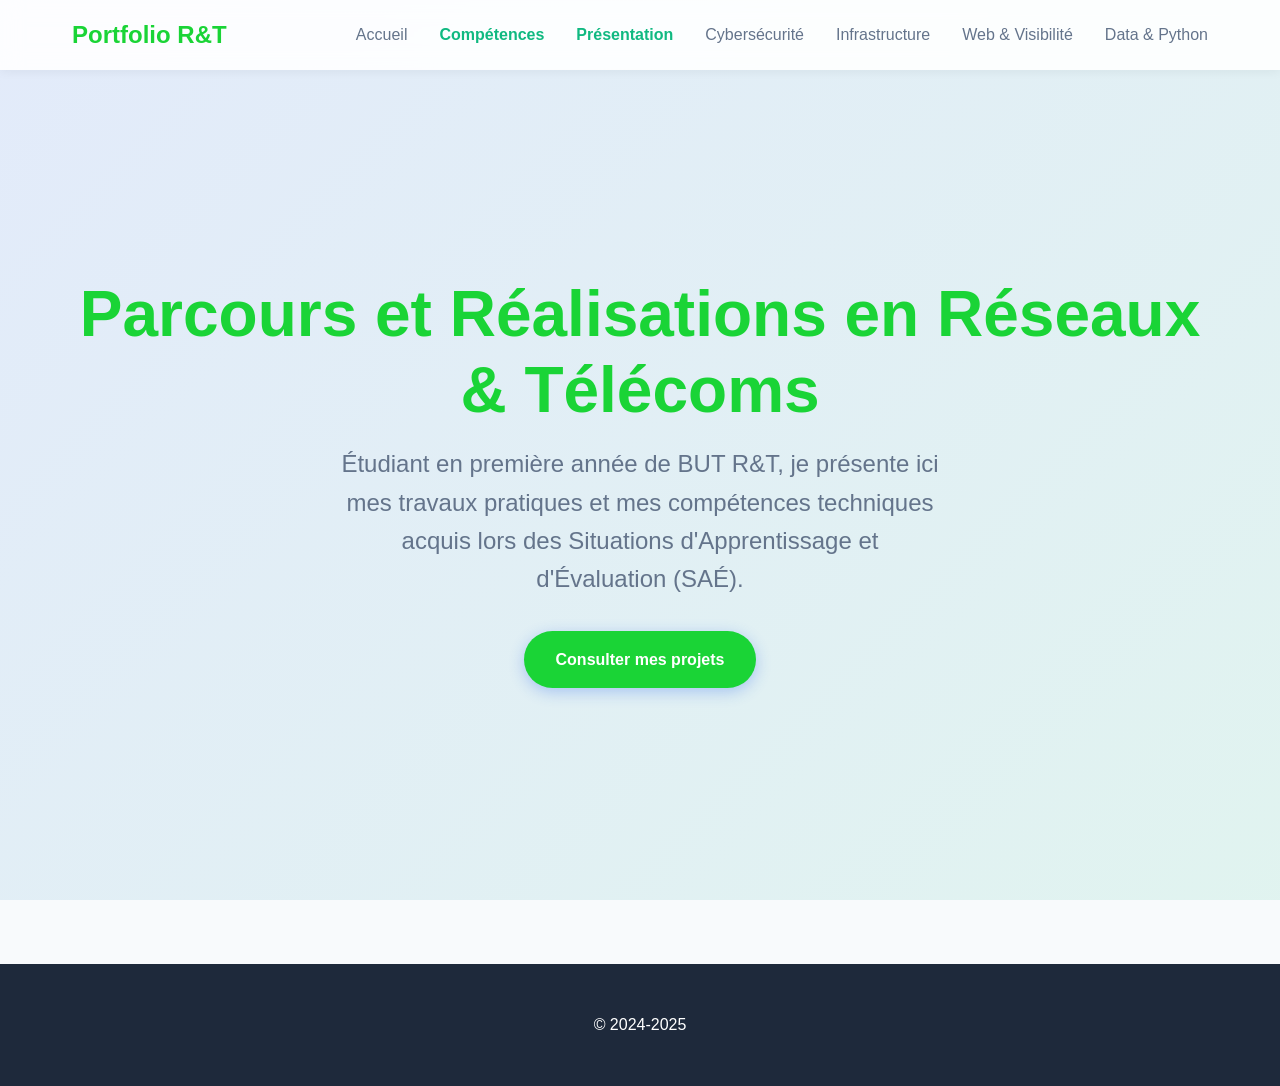
<file: index.html>
<!DOCTYPE html>
<html lang="fr">
<head>
    <meta charset="UTF-8">
    <meta name="viewport" content="width=device-width, initial-scale=1.0">
    <title>Portfolio Professionnel | BUT Réseaux et Télécommunications</title>
    <link rel="stylesheet" href="style.css">
</head>
<body>

    <!-- Navigation -->
    <nav>
        <div class="nav-container">
            <div class="logo">Portfolio R&T</div>
            <ul class="nav-links">
                <li><a href="#accueil">Accueil</a></li>
                <li><a href="competences.html" style="font-weight: bold; color: var(--accent-color);">Compétences</a></li>               
                <li><a href="presentation.html" style="font-weight: bold; color: #10b981;">Présentation</a></li>
                <li><a href="projet-101.html">Cybersécurité</a></li>
                <li><a href="projet-102.html">Infrastructure</a></li>
                <li><a href="projet-104.html">Web & Visibilité</a></li>
                <li><a href="projet-105.html">Data & Python</a></li>
            </ul>
        </div>
    </nav>

    <!-- Accueil -->
    <section id="accueil">
        <div class="container">
            <div class="hero-content">
                <h1>Parcours et Réalisations en Réseaux & Télécoms</h1>
                <p>Étudiant en première année de BUT R&T, je présente ici mes travaux pratiques et mes compétences techniques acquis lors des Situations d'Apprentissage et d'Évaluation (SAÉ).</p>
                <a href="#projet-101" class="btn">Consulter mes projets</a>
            </div>
        </div>
    </section>
    <footer>
        <div class="container">
            <p>© 2024-2025 </p>
        </div>
    </footer>

</body>
</html>
</file>
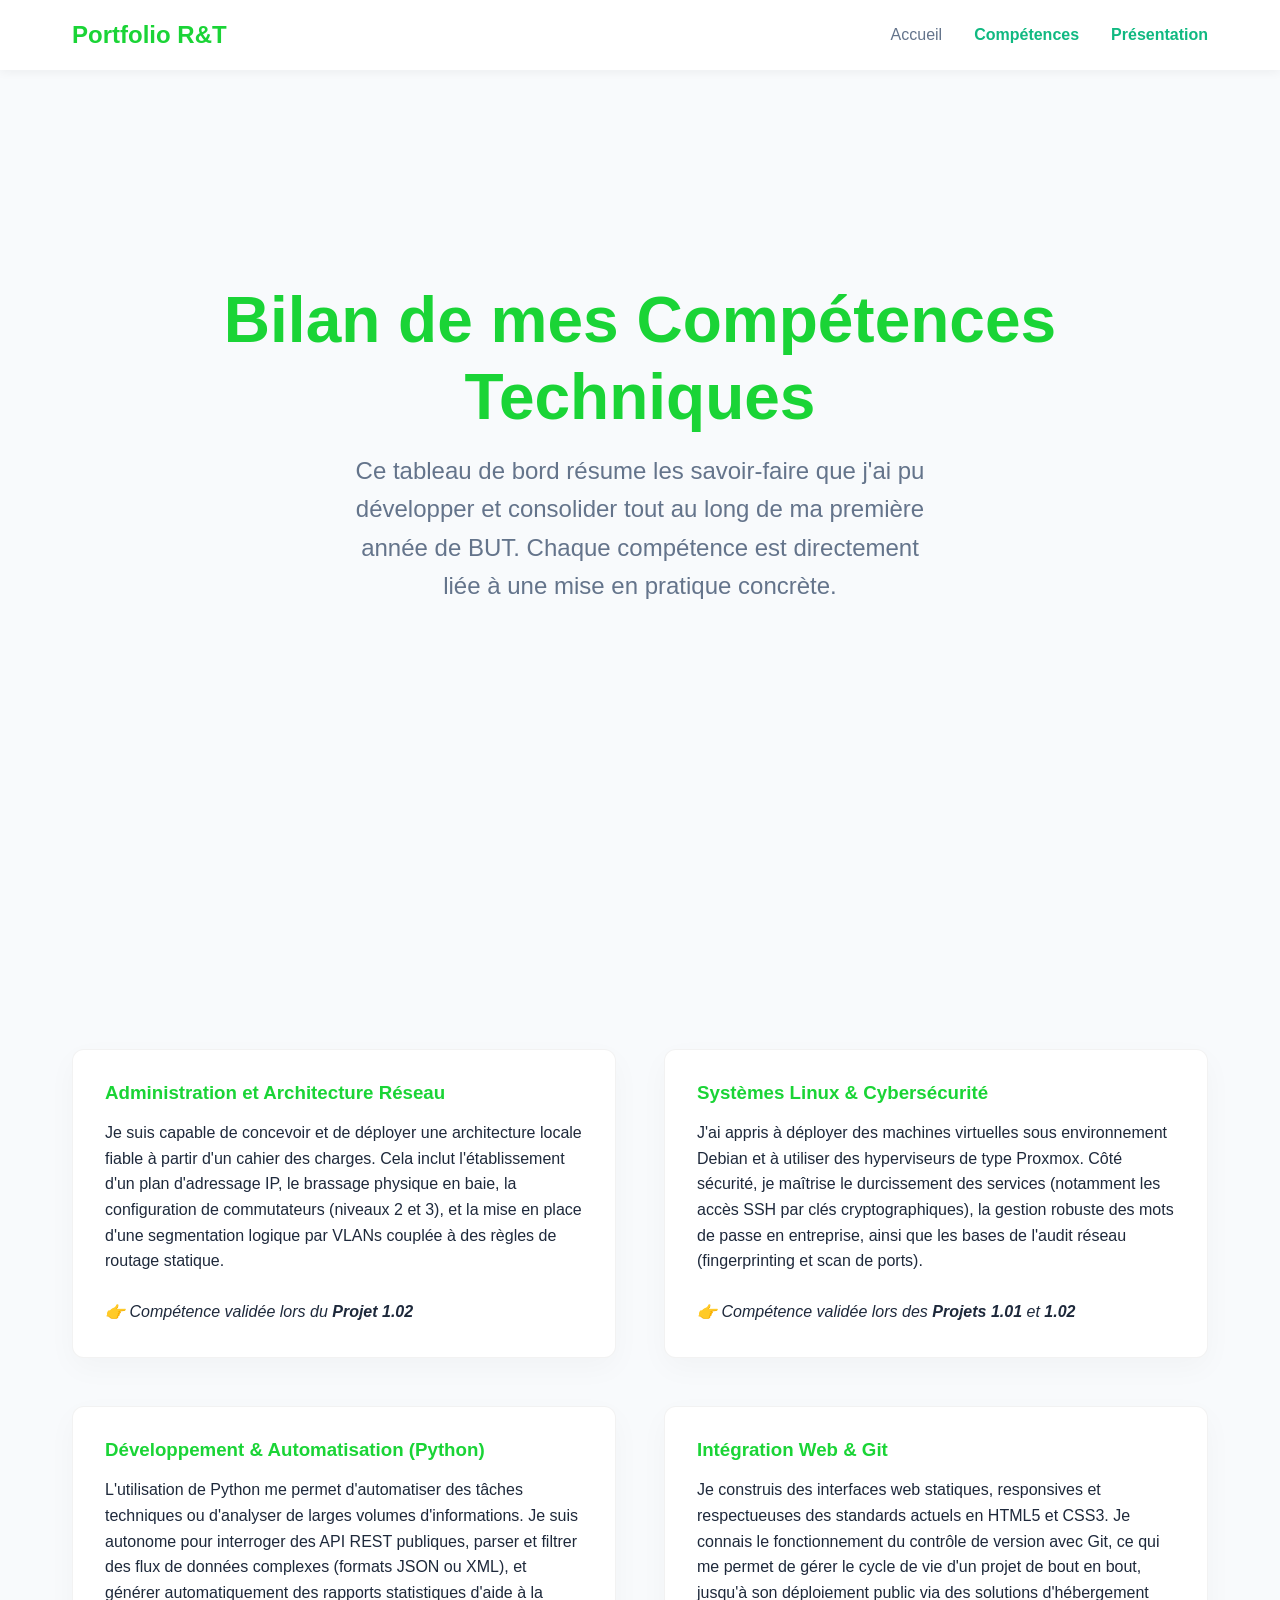
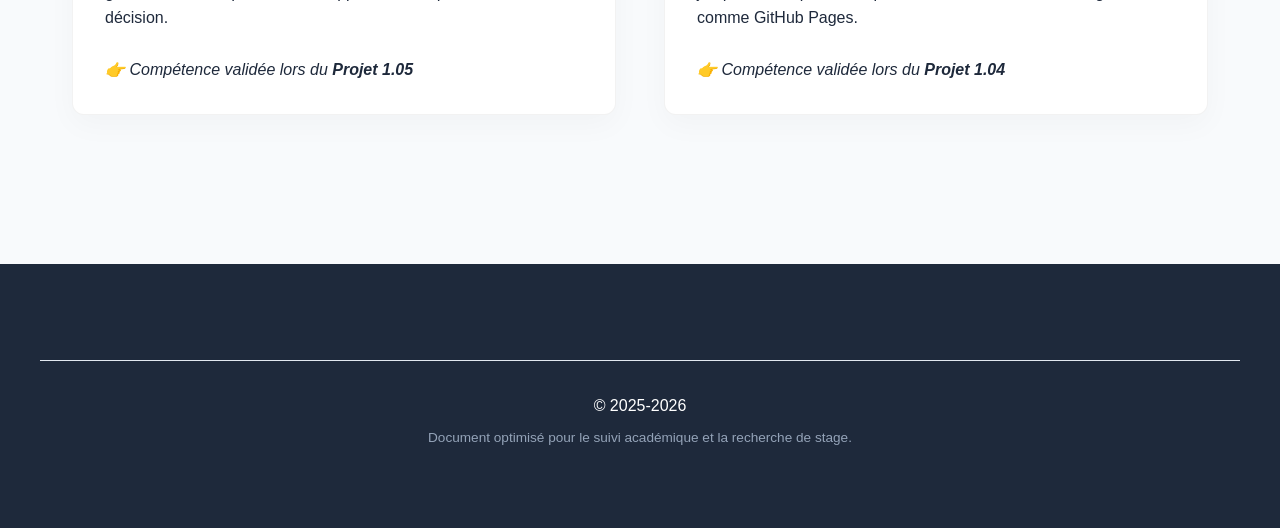
<file: competences.html>
<!DOCTYPE html>
<html lang="fr">
<head>
    <meta charset="UTF-8">
    <meta name="viewport" content="width=device-width, initial-scale=1.0">
    <title>Mes Compétences | Portfolio BUT R&T</title>
    <link rel="stylesheet" href="style.css">
</head>
<body>

    <nav>
        <div class="nav-container">
            <div class="logo">Portfolio R&T</div>
            <ul class="nav-links">
                <li><a href="index.html#accueil">Accueil</a></li>
                <li><a href="competences.html" style="font-weight: bold; color: var(--accent-color);">Compétences</a></li>
                <li><a href="presentation.html" style="font-weight: bold; color: #10b981;">Présentation</a></li>
            </ul>
        </div>
    </nav>

    <section id="header-competences" style="padding-top: 100px;">
        <div class="container">
            <div class="hero-content" style="text-align: center; margin-bottom: 3rem;">
                <h1>Bilan de mes Compétences Techniques</h1>
                <p>Ce tableau de bord résume les savoir-faire que j'ai pu développer et consolider tout au long de ma première année de BUT. Chaque compétence est directement liée à une mise en pratique concrète.</p>
            </div>
        </div>
    </section>

    <section id="liste-competences">
        <div class="container">
            <div class="grid-2">
                
                <div class="card">
                    <h3>Administration et Architecture Réseau</h3>
                    <p>Je suis capable de concevoir et de déployer une architecture locale fiable à partir d'un cahier des charges. Cela inclut l'établissement d'un plan d'adressage IP, le brassage physique en baie, la configuration de commutateurs (niveaux 2 et 3), et la mise en place d'une segmentation logique par VLANs couplée à des règles de routage statique.</p>
                    <br>
                    <p><em>👉 Compétence validée lors du <a href="portfolio.html#projet-102"><strong>Projet 1.02</strong></a></em></p>
                </div>

                <div class="card">
                    <h3>Systèmes Linux & Cybersécurité</h3>
                    <p>J'ai appris à déployer des machines virtuelles sous environnement Debian et à utiliser des hyperviseurs de type Proxmox. Côté sécurité, je maîtrise le durcissement des services (notamment les accès SSH par clés cryptographiques), la gestion robuste des mots de passe en entreprise, ainsi que les bases de l'audit réseau (fingerprinting et scan de ports).</p>
                    <br>
                    <p><em>👉 Compétence validée lors des <a href="portfolio.html#projet-101"><strong>Projets 1.01</strong></a> et <a href="portfolio.html#projet-102"><strong>1.02</strong></a></em></p>
                </div>

                <div class="card">
                    <h3>Développement & Automatisation (Python)</h3>
                    <p>L'utilisation de Python me permet d'automatiser des tâches techniques ou d'analyser de larges volumes d'informations. Je suis autonome pour interroger des API REST publiques, parser et filtrer des flux de données complexes (formats JSON ou XML), et générer automatiquement des rapports statistiques d'aide à la décision.</p>
                    <br>
                    <p><em>👉 Compétence validée lors du <a href="portfolio.html#projet-105"><strong>Projet 1.05</strong></a></em></p>
                </div>

                <div class="card">
                    <h3>Intégration Web & Git</h3>
                    <p>Je construis des interfaces web statiques, responsives et respectueuses des standards actuels en HTML5 et CSS3. Je connais le fonctionnement du contrôle de version avec Git, ce qui me permet de gérer le cycle de vie d'un projet de bout en bout, jusqu'à son déploiement public via des solutions d'hébergement comme GitHub Pages.</p>
                    <br>
                    <p><em>👉 Compétence validée lors du <a href="portfolio.html#projet-104"><strong>Projet 1.04</strong></a></em></p>
                </div>

            </div>
        </div>
    </section>

    <footer>
        <div class="container" style="text-align: center; padding: 2rem 0; margin-top: 3rem; border-top: 1px solid #e2e8f0;">
            <p>© 2025-2026</p>
            <p style="font-size: 0.85rem; color: #94a3b8; margin-top: 0.5rem;">Document optimisé pour le suivi académique et la recherche de stage.</p>
        </div>
    </footer>

</body>
</html>
</file>
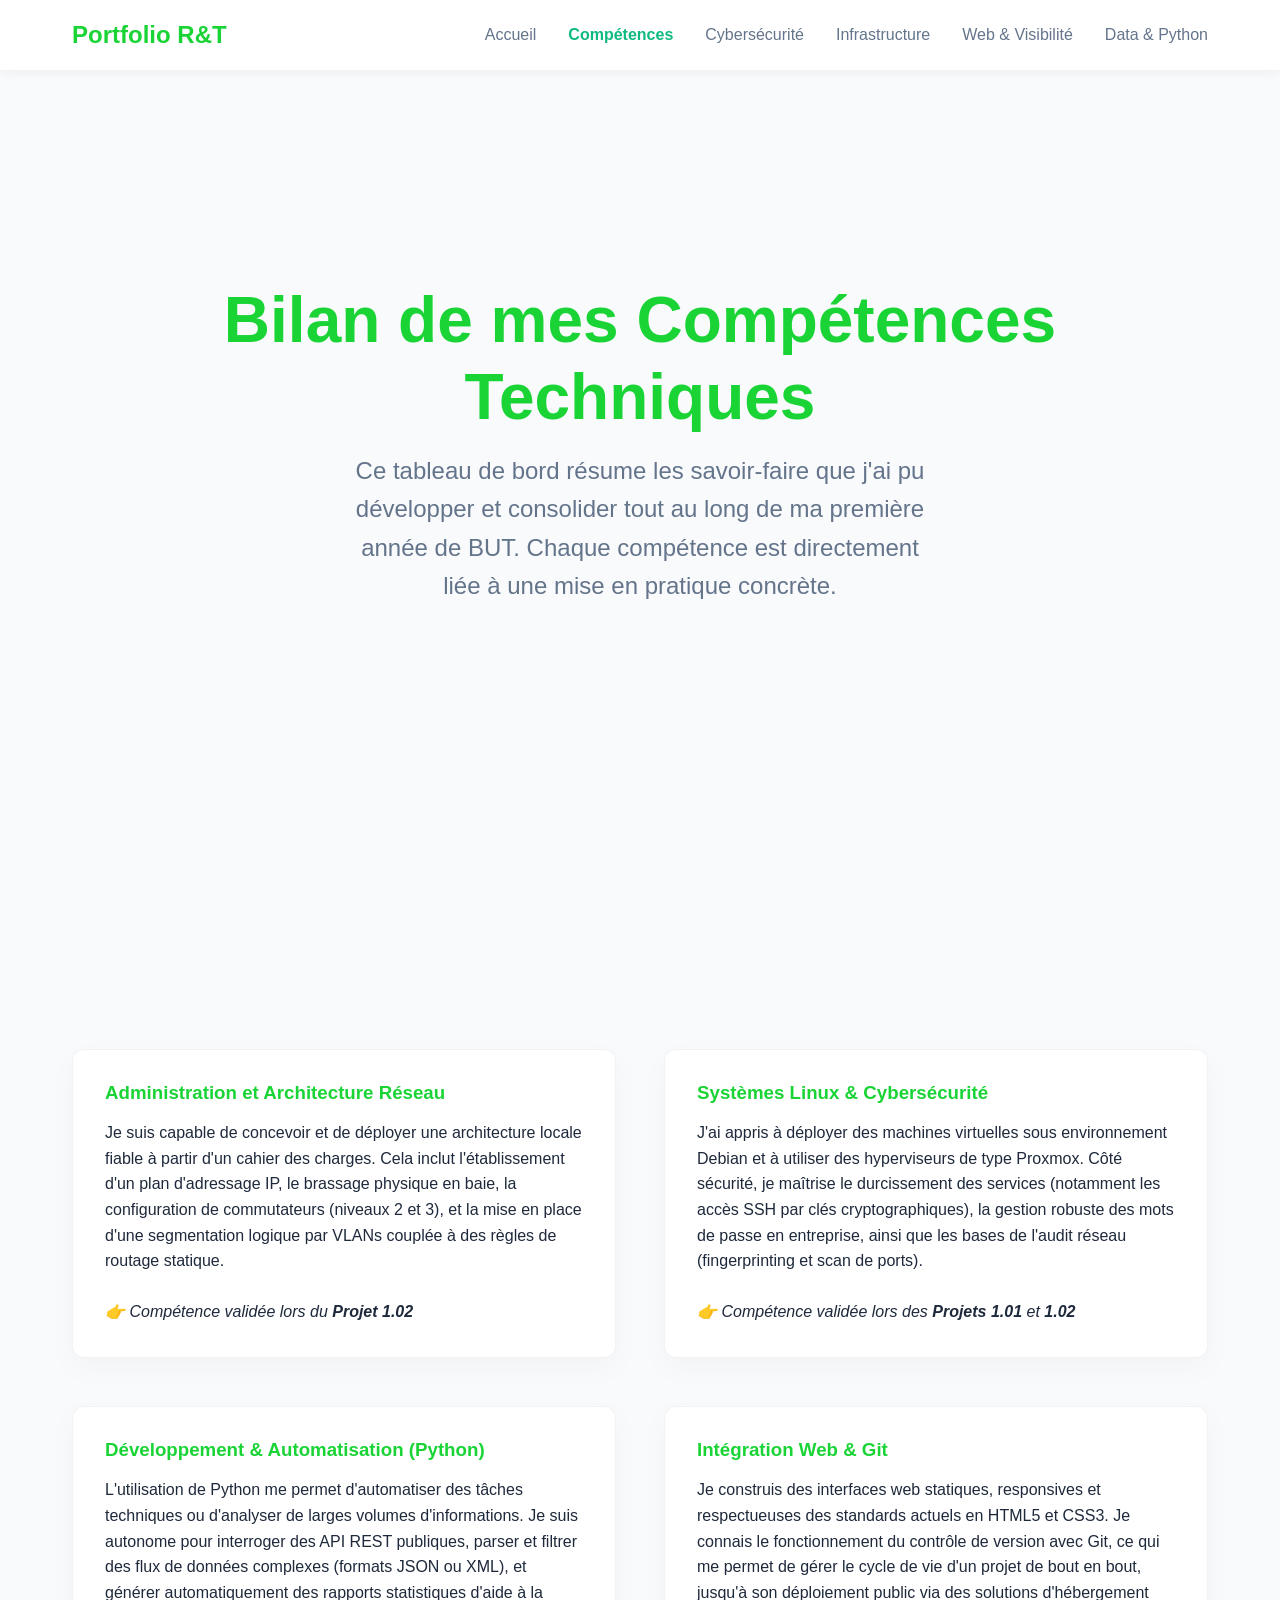
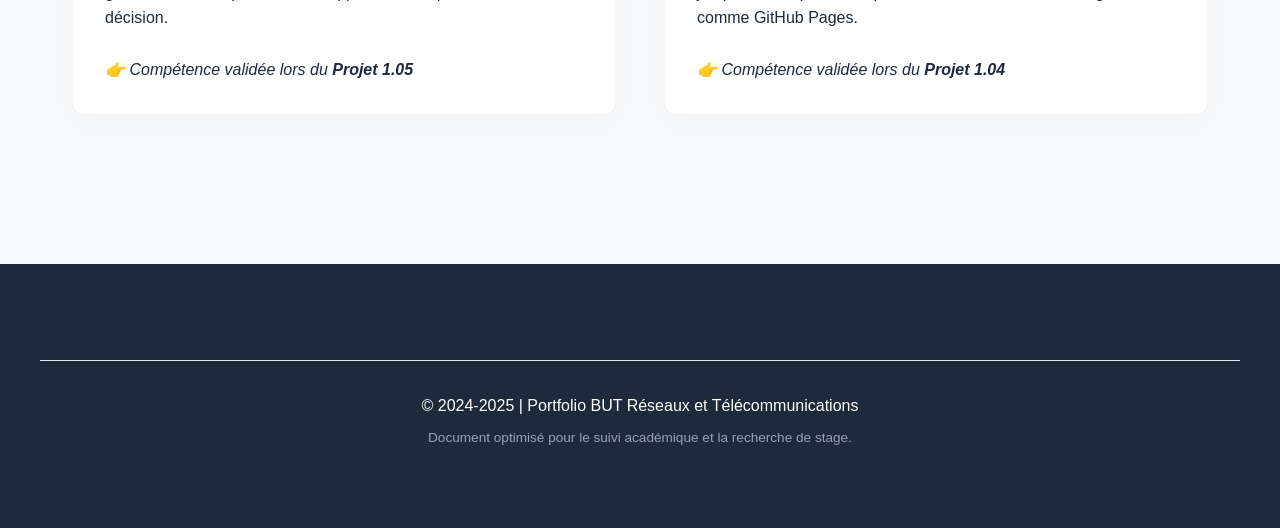
<file: compétences.html>
<!DOCTYPE html>
<html lang="fr">
<head>
    <meta charset="UTF-8">
    <meta name="viewport" content="width=device-width, initial-scale=1.0">
    <title>Mes Compétences | Portfolio BUT R&T</title>
    <link rel="stylesheet" href="style.css">
</head>
<body>

    <nav>
        <div class="nav-container">
            <div class="logo">Portfolio R&T</div>
            <ul class="nav-links">
                <li><a href="portfolio.html#accueil">Accueil</a></li>
                <li><a href="competences.html" style="font-weight: bold; color: var(--accent-color);">Compétences</a></li>
                <li><a href="portfolio.html#projet-101">Cybersécurité</a></li>
                <li><a href="portfolio.html#projet-102">Infrastructure</a></li>
                <li><a href="portfolio.html#projet-104">Web & Visibilité</a></li>
                <li><a href="portfolio.html#projet-105">Data & Python</a></li>
            </ul>
        </div>
    </nav>

    <section id="header-competences" style="padding-top: 100px;">
        <div class="container">
            <div class="hero-content" style="text-align: center; margin-bottom: 3rem;">
                <h1>Bilan de mes Compétences Techniques</h1>
                <p>Ce tableau de bord résume les savoir-faire que j'ai pu développer et consolider tout au long de ma première année de BUT. Chaque compétence est directement liée à une mise en pratique concrète.</p>
            </div>
        </div>
    </section>

    <section id="liste-competences">
        <div class="container">
            <div class="grid-2">
                
                <div class="card">
                    <h3>Administration et Architecture Réseau</h3>
                    <p>Je suis capable de concevoir et de déployer une architecture locale fiable à partir d'un cahier des charges. Cela inclut l'établissement d'un plan d'adressage IP, le brassage physique en baie, la configuration de commutateurs (niveaux 2 et 3), et la mise en place d'une segmentation logique par VLANs couplée à des règles de routage statique.</p>
                    <br>
                    <p><em>👉 Compétence validée lors du <a href="portfolio.html#projet-102"><strong>Projet 1.02</strong></a></em></p>
                </div>

                <div class="card">
                    <h3>Systèmes Linux & Cybersécurité</h3>
                    <p>J'ai appris à déployer des machines virtuelles sous environnement Debian et à utiliser des hyperviseurs de type Proxmox. Côté sécurité, je maîtrise le durcissement des services (notamment les accès SSH par clés cryptographiques), la gestion robuste des mots de passe en entreprise, ainsi que les bases de l'audit réseau (fingerprinting et scan de ports).</p>
                    <br>
                    <p><em>👉 Compétence validée lors des <a href="portfolio.html#projet-101"><strong>Projets 1.01</strong></a> et <a href="portfolio.html#projet-102"><strong>1.02</strong></a></em></p>
                </div>

                <div class="card">
                    <h3>Développement & Automatisation (Python)</h3>
                    <p>L'utilisation de Python me permet d'automatiser des tâches techniques ou d'analyser de larges volumes d'informations. Je suis autonome pour interroger des API REST publiques, parser et filtrer des flux de données complexes (formats JSON ou XML), et générer automatiquement des rapports statistiques d'aide à la décision.</p>
                    <br>
                    <p><em>👉 Compétence validée lors du <a href="portfolio.html#projet-105"><strong>Projet 1.05</strong></a></em></p>
                </div>

                <div class="card">
                    <h3>Intégration Web & Git</h3>
                    <p>Je construis des interfaces web statiques, responsives et respectueuses des standards actuels en HTML5 et CSS3. Je connais le fonctionnement du contrôle de version avec Git, ce qui me permet de gérer le cycle de vie d'un projet de bout en bout, jusqu'à son déploiement public via des solutions d'hébergement comme GitHub Pages.</p>
                    <br>
                    <p><em>👉 Compétence validée lors du <a href="portfolio.html#projet-104"><strong>Projet 1.04</strong></a></em></p>
                </div>

            </div>
        </div>
    </section>

    <footer>
        <div class="container" style="text-align: center; padding: 2rem 0; margin-top: 3rem; border-top: 1px solid #e2e8f0;">
            <p>© 2024-2025 | Portfolio BUT Réseaux et Télécommunications</p>
            <p style="font-size: 0.85rem; color: #94a3b8; margin-top: 0.5rem;">Document optimisé pour le suivi académique et la recherche de stage.</p>
        </div>
    </footer>

</body>
</html>
</file>
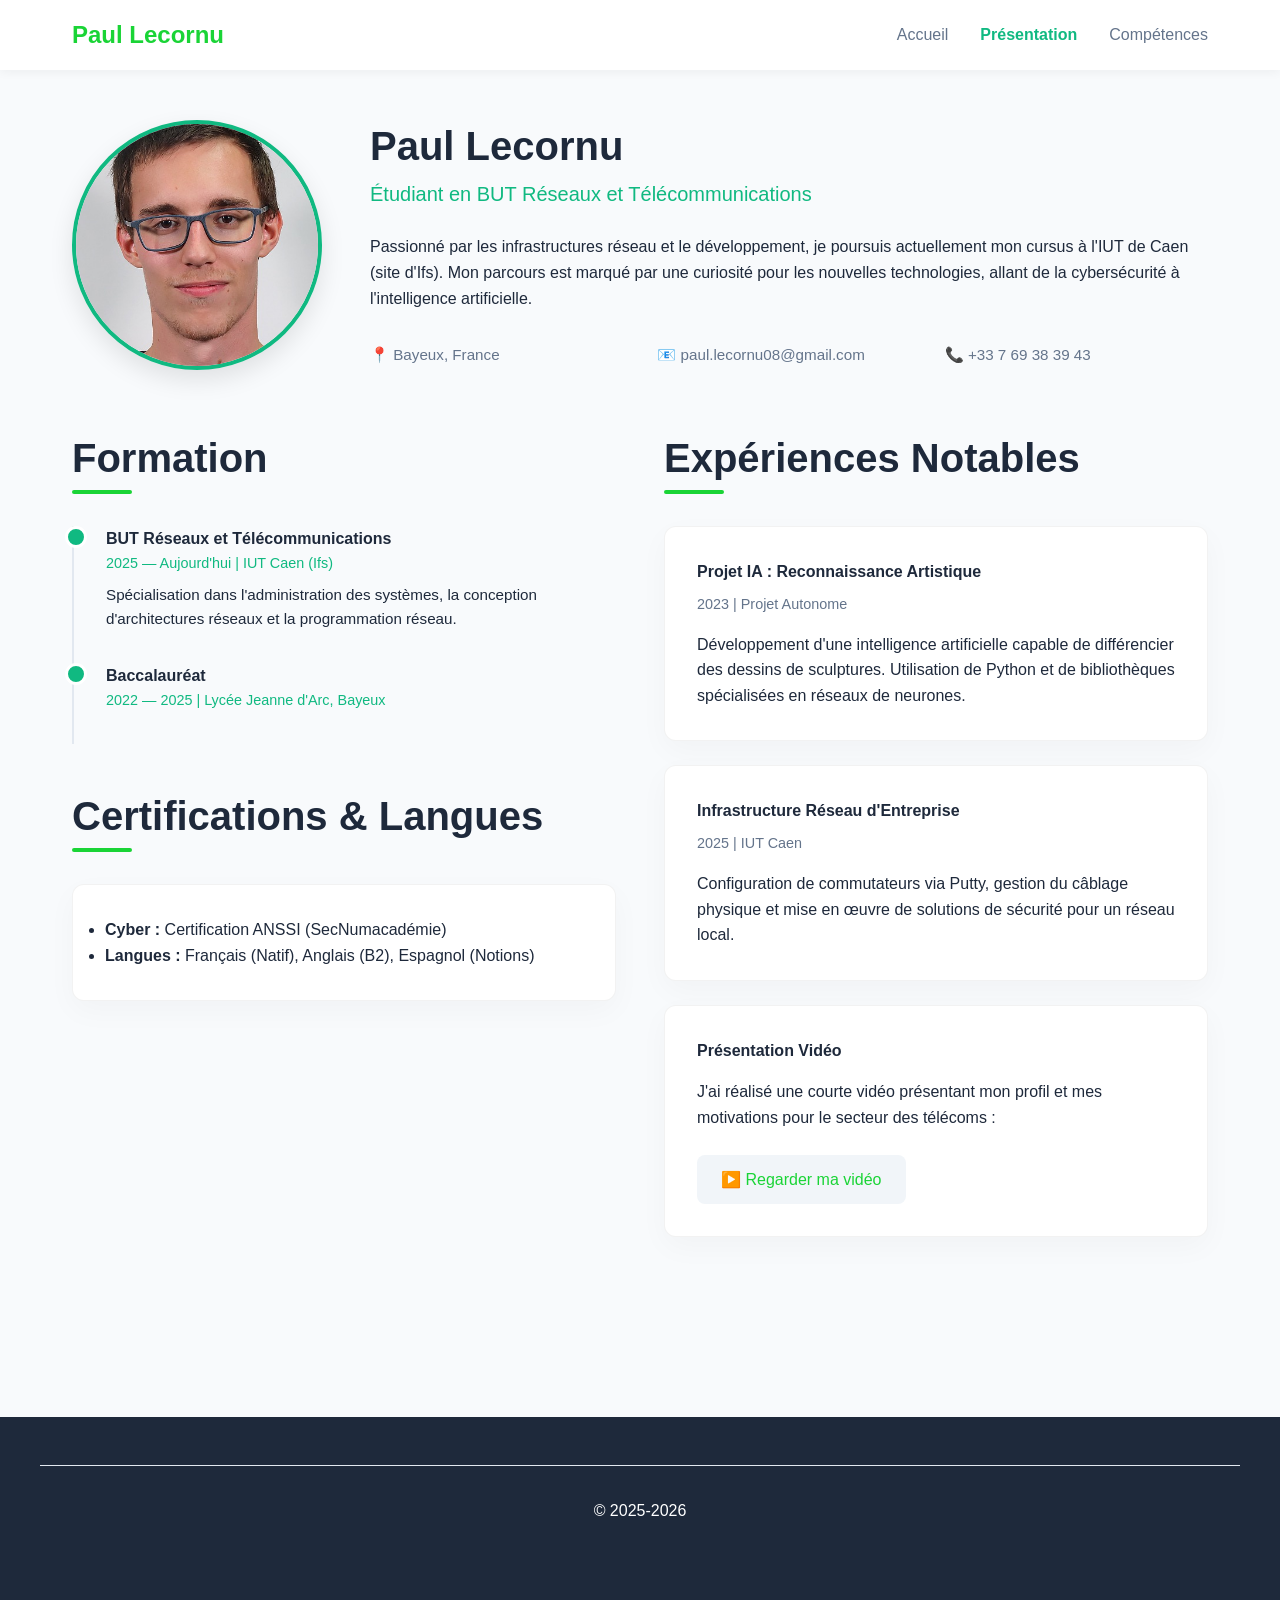
<file: presentation.html>
<!DOCTYPE html>
<html lang="fr">
<head>
    <meta charset="UTF-8">
    <meta name="viewport" content="width=device-width, initial-scale=1.0">
    <title>Présentation | Paul Lecornu</title>
    <link rel="stylesheet" href="style.css">
    <style>
        .profile-header {
            display: flex;
            align-items: center;
            gap: 3rem;
            margin-bottom: 4rem;
            flex-wrap: wrap;
        }

        .profile-img-container {
            flex: 0 0 250px;
            height: 250px;
            border-radius: 50%;
            overflow: hidden;
            border: 4px solid var(--accent-color, #10b981);
            box-shadow: 0 10px 25px rgba(0,0,0,0.1);
        }

        .profile-img-container img {
            width: 100%;
            height: 100%;
            object-fit: cover;
        }

        .profile-info {
            flex: 1;
            min-width: 300px;
        }

        .contact-grid {
            display: grid;
            grid-template-columns: repeat(auto-fit, minmax(200px, 1fr));
            gap: 1.5rem;
            margin-top: 2rem;
        }

        .contact-item {
            display: flex;
            align-items: center;
            gap: 0.8rem;
            font-size: 0.95rem;
            color: var(--text-muted, #64748b);
        }

        .cv-section {
            margin-bottom: 3.5rem;
        }

        .timeline-item {
            padding-left: 2rem;
            border-left: 2px solid #e2e8f0;
            position: relative;
            padding-bottom: 2rem;
        }

        .timeline-item::before {
            content: '';
            position: absolute;
            left: -9px;
            top: 0;
            width: 16px;
            height: 16px;
            border-radius: 50%;
            background: var(--accent-color, #10b981);
            border: 3px solid white;
        }

        .video-link {
            display: inline-flex;
            align-items: center;
            gap: 0.5rem;
            background: #f1f5f9;
            padding: 0.75rem 1.5rem;
            border-radius: 8px;
            text-decoration: none;
            color: var(--primary-color, #1e293b);
            font-weight: 500;
            transition: background 0.3s;
        }

        .video-link:hover {
            background: #e2e8f0;
        }

        @media (max-width: 768px) {
            .profile-header {
                flex-direction: column;
                text-align: center;
                gap: 2rem;
            }
            .contact-item {
                justify-content: center;
            }
        }
    </style>
</head>
<body>

    <!-- Navigation -->
    <nav>
        <div class="nav-container">
            <div class="logo">Paul Lecornu</div>
            <ul class="nav-links">
                <li><a href="index.html#accueil">Accueil</a></li>
                <li><a href="presentation.html" style="font-weight: bold; color: #10b981;">Présentation</a></li>
                <li><a href="competences.html">Compétences</a></li>
            </ul>
        </div>
    </nav>

    <main class="container" style="padding-top: 120px; padding-bottom: 60px;">
        
        <header class="profile-header">
            <div class="profile-img-container">
                <img src="data.jpeg" alt="Portrait de Paul Lecornu">
            </div>
            <div class="profile-info">
                <h1 style="font-size: 2.5rem; margin-bottom: 0.5rem;">Paul Lecornu</h1>
                <p style="font-size: 1.25rem; color: #10b981; font-weight: 500; margin-bottom: 1.5rem;">Étudiant en BUT Réseaux et Télécommunications</p>
                <p>Passionné par les infrastructures réseau et le développement, je poursuis actuellement mon cursus à l'IUT de Caen (site d'Ifs). Mon parcours est marqué par une curiosité pour les nouvelles technologies, allant de la cybersécurité à l'intelligence artificielle.</p>
                
                <div class="contact-grid">
                    <div class="contact-item">
                        <span>📍 Bayeux, France</span>
                    </div>
                    <div class="contact-item">
                        <span>📧 paul.lecornu08@gmail.com</span>
                    </div>
                    <div class="contact-item">
                        <span>📞 +33 7 69 38 39 43</span>
                    </div>
                </div>
            </div>
        </header>

        <div class="grid-2">
            <div class="cv-section">
                <h2 class="section-title" style="text-align: left; margin-bottom: 2rem;">Formation</h2>
                
                <div class="timeline-item">
                    <h4 style="margin: 0; color: #1e293b;">BUT Réseaux et Télécommunications</h4>
                    <p style="color: #10b981; font-weight: 500; font-size: 0.9rem;">2025 — Aujourd'hui | IUT Caen (Ifs)</p>
                    <p style="margin-top: 0.5rem; font-size: 0.95rem;">Spécialisation dans l'administration des systèmes, la conception d'architectures réseaux et la programmation réseau.</p>
                </div>

                <div class="timeline-item">
                    <h4 style="margin: 0; color: #1e293b;">Baccalauréat</h4>
                    <p style="color: #10b981; font-weight: 500; font-size: 0.9rem;">2022 — 2025 | Lycée Jeanne d'Arc, Bayeux</p>
                </div>

                <h2 class="section-title" style="text-align: left; margin-top: 3rem; margin-bottom: 2rem;">Certifications & Langues</h2>
                <div class="card">
                    <ul class="list-bullet" style="margin-top: 0;">
                        <li><strong>Cyber :</strong> Certification ANSSI (SecNumacadémie)</li>
                        <li><strong>Langues :</strong> Français (Natif), Anglais (B2), Espagnol (Notions)</li>
                    </ul>
                </div>
            </div>
            <div class="cv-section">
                <h2 class="section-title" style="text-align: left; margin-bottom: 2rem;">Expériences Notables</h2>
                
                <div class="card" style="margin-bottom: 1.5rem;">
                    <h4 style="margin-bottom: 0.5rem;">Projet IA : Reconnaissance Artistique</h4>
                    <p style="font-size: 0.9rem; color: #64748b; margin-bottom: 1rem;">2023 | Projet Autonome</p>
                    <p>Développement d'une intelligence artificielle capable de différencier des dessins de sculptures. Utilisation de Python et de bibliothèques spécialisées en réseaux de neurones.</p>
                </div>

                <div class="card" style="margin-bottom: 1.5rem;">
                    <h4 style="margin-bottom: 0.5rem;">Infrastructure Réseau d'Entreprise</h4>
                    <p style="font-size: 0.9rem; color: #64748b; margin-bottom: 1rem;">2025 | IUT Caen</p>
                    <p>Configuration de commutateurs via Putty, gestion du câblage physique et mise en œuvre de solutions de sécurité pour un réseau local.</p>
                </div>

                <div class="card">
                    <h4 style="margin-bottom: 1rem;">Présentation Vidéo</h4>
                    <p style="margin-bottom: 1.5rem;">J'ai réalisé une courte vidéo présentant mon profil et mes motivations pour le secteur des télécoms :</p>
                    <a href="https://tinyurl.com/lecornupaul" target="_blank" class="video-link">
                        <span>▶️ Regarder ma vidéo</span>
                    </a>
                </div>
            </div>
        </div>

    </main>
    <footer>
        <div class="container" style="text-align: center; padding: 2rem 0; border-top: 1px solid #e2e8f0;">
            <p>© 2025-2026</p>
        </div>
    </footer>

</body>
</html>
</file>
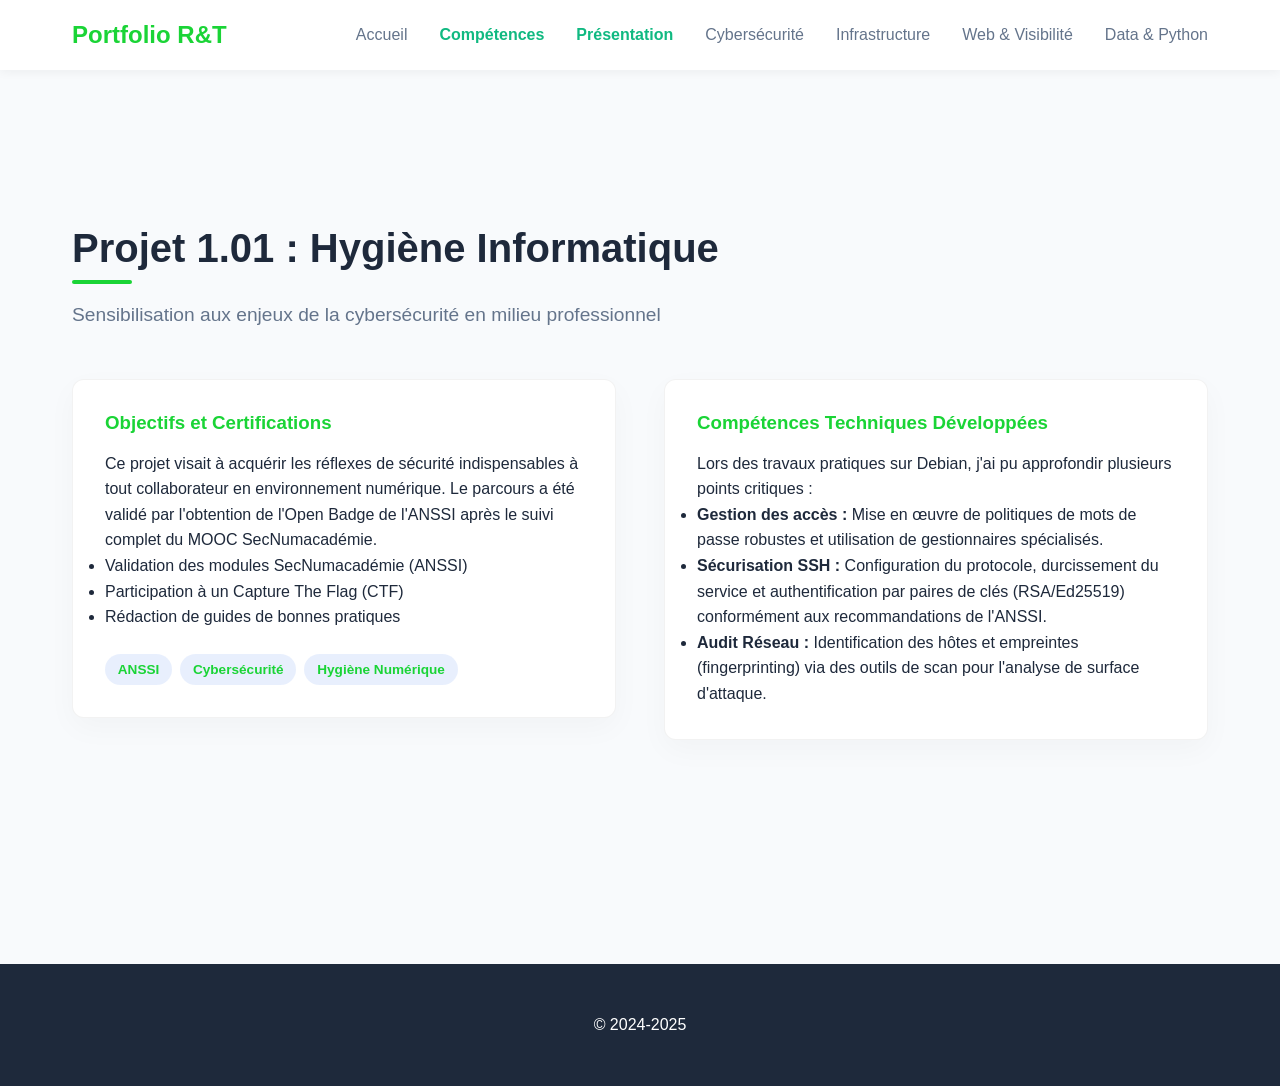
<file: projet-101.html>
<!DOCTYPE html>
<html lang="fr">
<head>
    <meta charset="UTF-8">
    <meta name="viewport" content="width=device-width, initial-scale=1.0">
    <title>Projet 101</title>
        <link rel="stylesheet" href="style.css">

</head>
<body>
    <!-- Navigation -->
    <nav>
        <div class="nav-container">
            <div class="logo">Portfolio R&T</div>
            <ul class="nav-links">
                <li><a href="index.html#accueil">Accueil</a></li>
                <li><a href="competences.html" style="font-weight: bold; color: var(--accent-color);">Compétences</a></li>               
                <li><a href="presentation.html" style="font-weight: bold; color: #10b981;">Présentation</a></li>
                <li><a href="projet-101.html">Cybersécurité</a></li>
                <li><a href="projet-102.html">Infrastructure</a></li>
                <li><a href="projet-104.html">Web & Visibilité</a></li>
                <li><a href="projet-105.html">Data & Python</a></li>
            </ul>
        </div>
    </nav>
    <!-- SAÉ 1.01 : Cybersécurité -->
    <section id="projet-101">
        <div class="container">
            <h2 class="section-title">Projet 1.01 : Hygiène Informatique</h2>
            <p class="section-subtitle">Sensibilisation aux enjeux de la cybersécurité en milieu professionnel</p>

            <div class="grid-2">
                <div class="card">
                    <h3>Objectifs et Certifications</h3>
                    <p>Ce projet visait à acquérir les réflexes de sécurité indispensables à tout collaborateur en environnement numérique. Le parcours a été validé par l'obtention de l'Open Badge de l'ANSSI après le suivi complet du MOOC SecNumacadémie.</p>
                    <ul class="list-tech">
                        <li>Validation des modules SecNumacadémie (ANSSI)</li>
                        <li>Participation à un Capture The Flag (CTF)</li>
                        <li>Rédaction de guides de bonnes pratiques</li>
                    </ul>
                    <div class="tags">
                        <span class="tag">ANSSI</span>
                        <span class="tag">Cybersécurité</span>
                        <span class="tag">Hygiène Numérique</span>
                    </div>
                </div>

                <div class="card">
                    <h3>Compétences Techniques Développées</h3>
                    <p>Lors des travaux pratiques sur Debian, j'ai pu approfondir plusieurs points critiques :</p>
                    <ul class="list-bullet">
                        <li><strong>Gestion des accès :</strong> Mise en œuvre de politiques de mots de passe robustes et utilisation de gestionnaires spécialisés.</li>
                        <li><strong>Sécurisation SSH :</strong> Configuration du protocole, durcissement du service et authentification par paires de clés (RSA/Ed25519) conformément aux recommandations de l'ANSSI.</li>
                        <li><strong>Audit Réseau :</strong> Identification des hôtes et empreintes (fingerprinting) via des outils de scan pour l'analyse de surface d'attaque.</li>
                    </ul>
                </div>
            </div>
        </div>
    </section>
    <footer>
        <div class="container">
            <p>© 2024-2025 </p>
        </div>
    </footer>
</body>

</html>
</file>
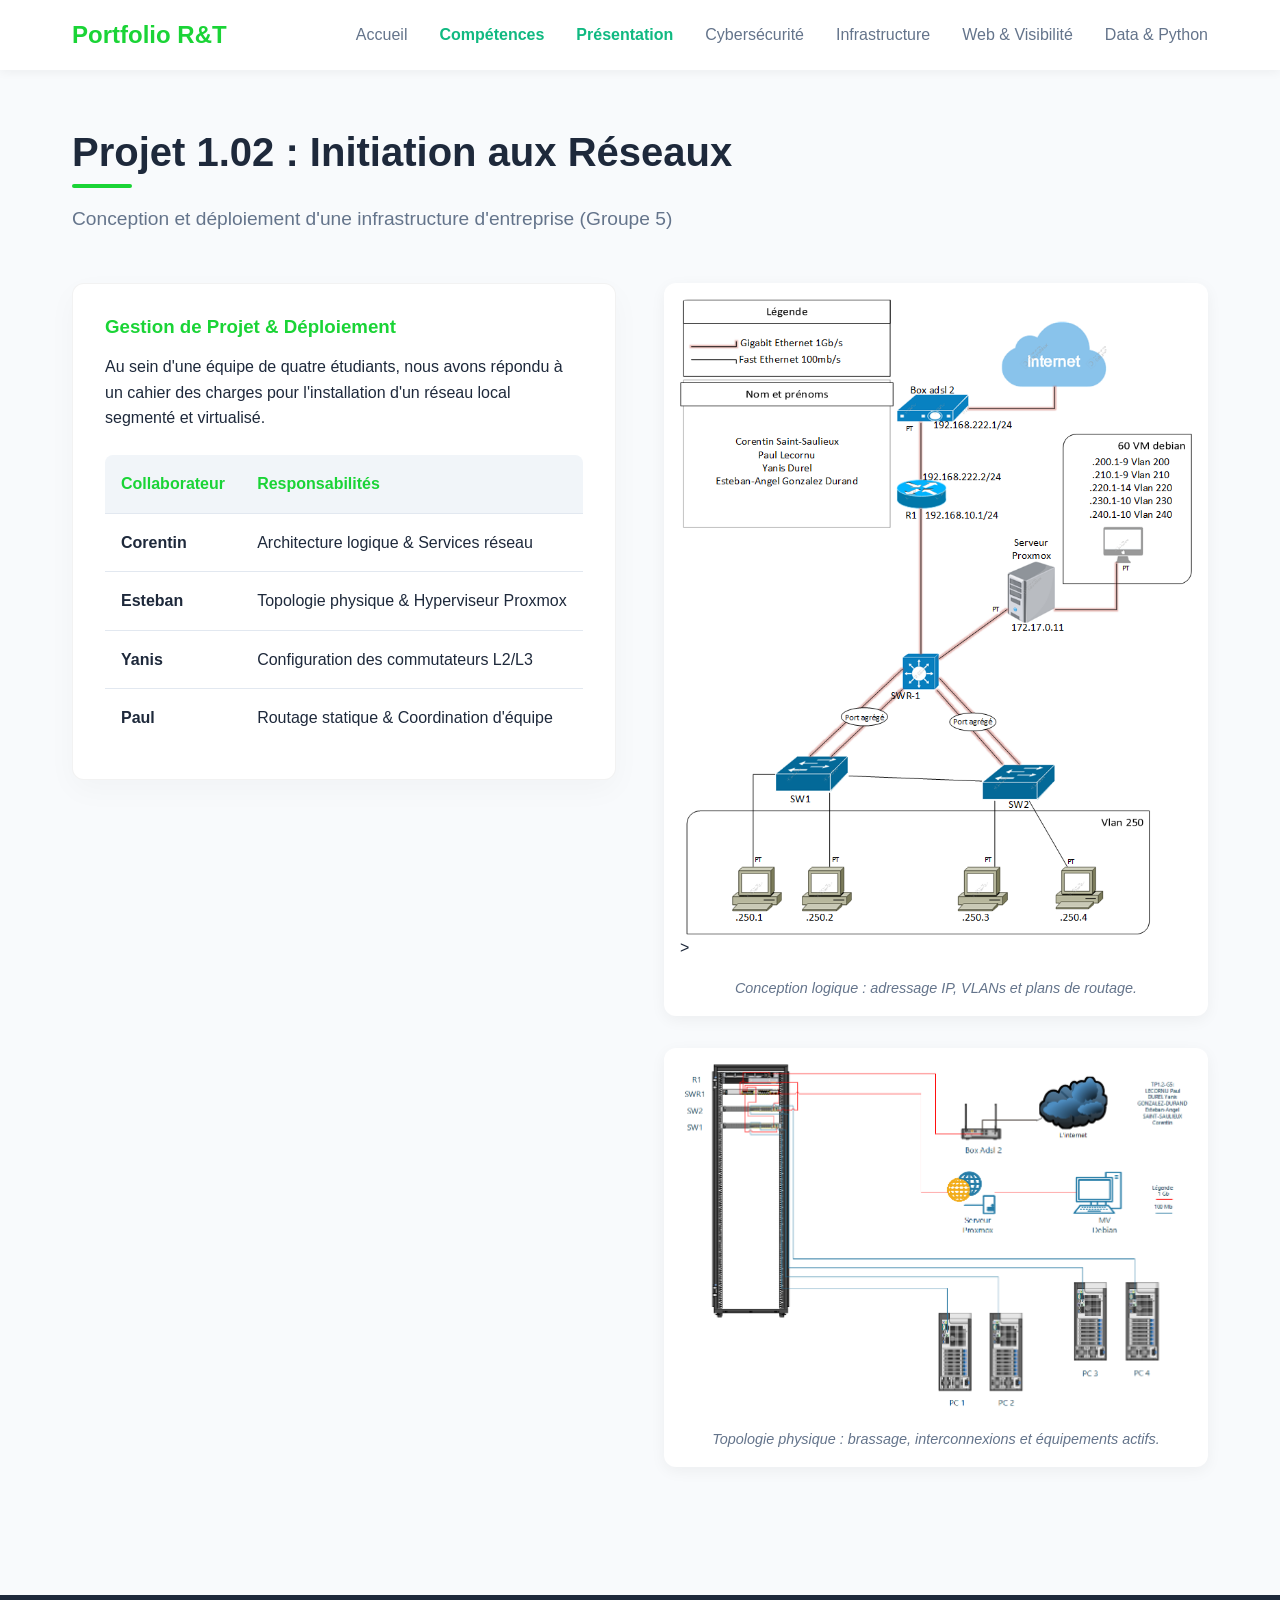
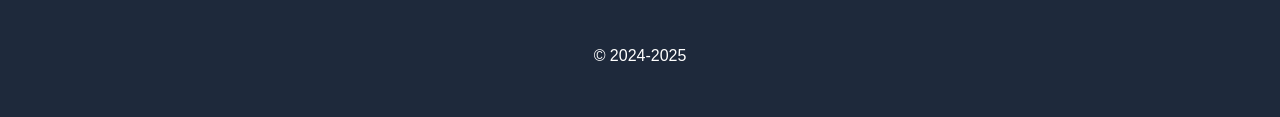
<file: projet-102.html>
<!DOCTYPE html>
<html lang="fr">
<head>
    <meta charset="UTF-8">
    <meta name="viewport" content="width=device-width, initial-scale=1.0">
    <title>Projet 102</title>
        <link rel="stylesheet" href="style.css">

</head>
<body>
    <!-- Navigation -->
    <nav>
        <div class="nav-container">
            <div class="logo">Portfolio R&T</div>
            <ul class="nav-links">
                <li><a href="index.html#accueil">Accueil</a></li>
                <li><a href="competences.html" style="font-weight: bold; color: var(--accent-color);">Compétences</a></li>               
                <li><a href="presentation.html" style="font-weight: bold; color: #10b981;">Présentation</a></li>
                <li><a href="projet-101.html">Cybersécurité</a></li>
                <li><a href="projet-102.html">Infrastructure</a></li>
                <li><a href="projet-104.html">Web & Visibilité</a></li>
                <li><a href="projet-105.html">Data & Python</a></li>
            </ul>
        </div>
    </nav>
    <!-- SAÉ 1.02 : Infrastructure Réseau -->
    <section id="projet-102">
        <div class="container">
            <h2 class="section-title">Projet 1.02 : Initiation aux Réseaux</h2>
            <p class="section-subtitle">Conception et déploiement d'une infrastructure d'entreprise (Groupe 5)</p>

            <div class="grid-2">
                <div>
                    <div class="card">
                        <h3>Gestion de Projet & Déploiement</h3>
                        <p>Au sein d'une équipe de quatre étudiants, nous avons répondu à un cahier des charges pour l'installation d'un réseau local segmenté et virtualisé.</p>
                        
                        <table class="task-table">
                            <thead>
                                <tr>
                                    <th>Collaborateur</th>
                                    <th>Responsabilités</th>
                                </tr>
                            </thead>
                            <tbody>
                                <tr>
                                    <td><strong>Corentin</strong></td>
                                    <td>Architecture logique & Services réseau</td>
                                </tr>
                                <tr>
                                    <td><strong>Esteban</strong></td>
                                    <td>Topologie physique & Hyperviseur Proxmox</td>
                                </tr>
                                <tr>
                                    <td><strong>Yanis</strong></td>
                                    <td>Configuration des commutateurs L2/L3</td>
                                </tr>
                                <tr>
                                    <td><strong>Paul</strong></td>
                                    <td>Routage statique & Coordination d'équipe</td>
                                </tr>
                            </tbody>
                        </table>
                    </div>
                </div>

                <div class="project-images">
                    <figure class="img-wrapper">
                        <img src="schema_logique.png" alt="Architecture logique réseau" >>
                        <figcaption>Conception logique : adressage IP, VLANs et plans de routage.</figcaption>
                    </figure>
                    <figure class="img-wrapper">
                        <img src="schema_physique.png" alt="Topologie physique">
                        <figcaption>Topologie physique : brassage, interconnexions et équipements actifs.</figcaption>
                    </figure>
                </div>
            </div>
        </div>
    </section>
    <footer>
        <div class="container">
            <p>© 2024-2025 </p>
        </div>
    </footer>
</body>

</html>
</file>
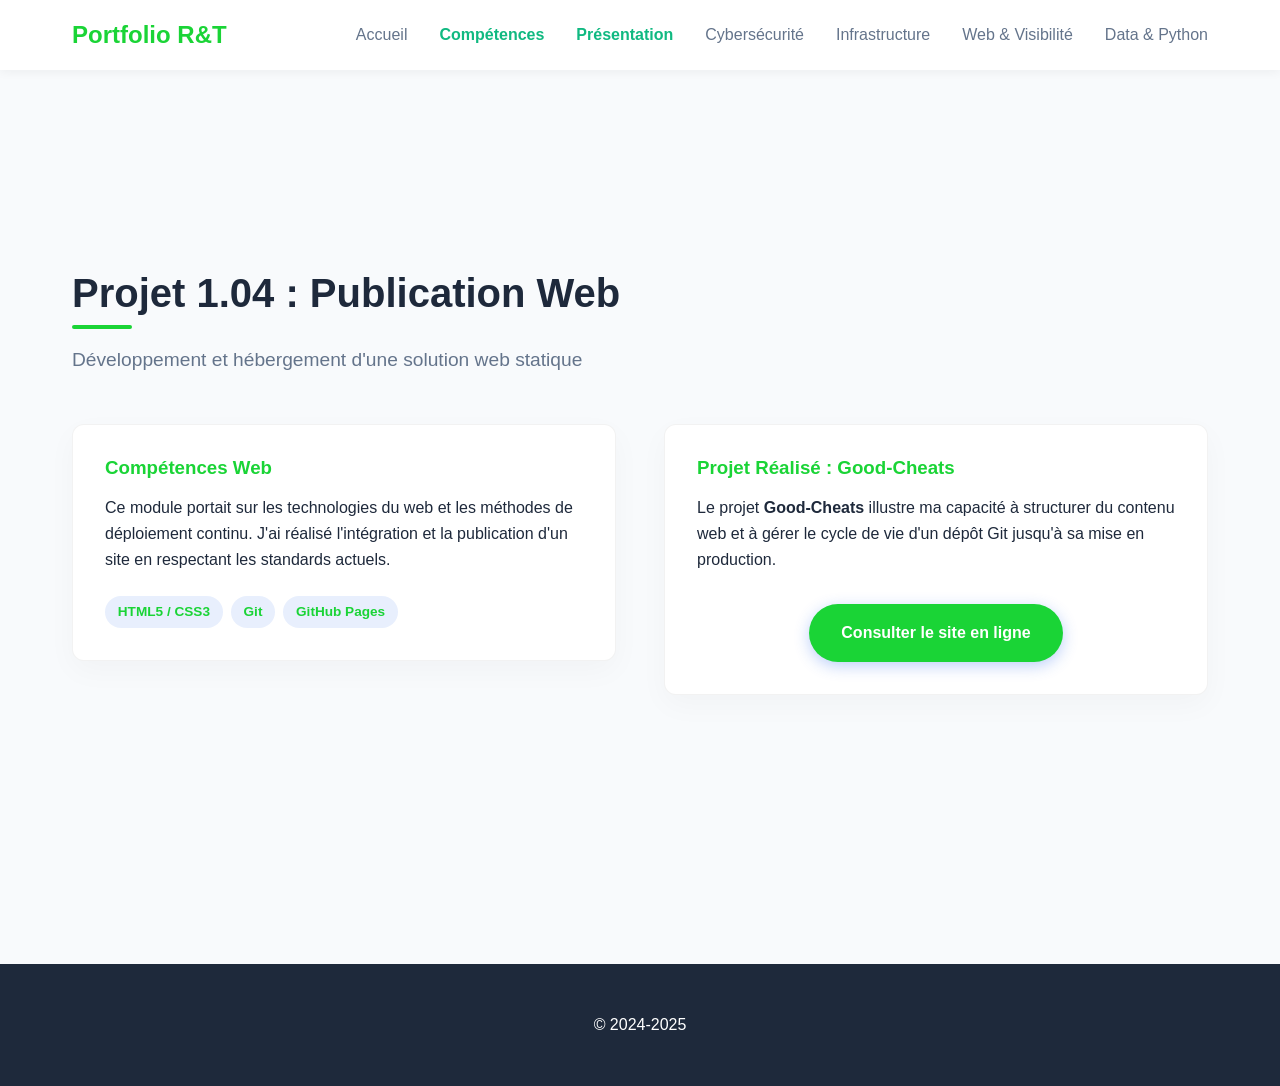
<file: projet-104.html>
<!DOCTYPE html>
<html lang="en">
<head>
    <meta charset="UTF-8">
    <meta name="viewport" content="width=device-width, initial-scale=1.0">
    <title>Projet 104</title>
        <link rel="stylesheet" href="style.css">

</head>
<body>
    <!-- Navigation -->
    <nav>
        <div class="nav-container">
            <div class="logo">Portfolio R&T</div>
            <ul class="nav-links">
                <li><a href="index.html#accueil">Accueil</a></li>
                <li><a href="competences.html" style="font-weight: bold; color: var(--accent-color);">Compétences</a></li>               
                <li><a href="presentation.html" style="font-weight: bold; color: #10b981;">Présentation</a></li>
                <li><a href="projet-101.html">Cybersécurité</a></li>
                <li><a href="projet-102.html">Infrastructure</a></li>
                <li><a href="projet-104.html">Web & Visibilité</a></li>
                <li><a href="projet-105.html">Data & Python</a></li>
            </ul>
        </div>
    </nav>
    <!-- SAÉ 1.04 : Présence en ligne -->
    <section id="projet-104">
        <div class="container">
            <h2 class="section-title">Projet 1.04 : Publication Web</h2>
            <p class="section-subtitle">Développement et hébergement d'une solution web statique</p>

            <div class="grid-2">
                <div class="card">
                    <h3>Compétences Web</h3>
                    <p>Ce module portait sur les technologies du web et les méthodes de déploiement continu. J'ai réalisé l'intégration et la publication d'un site en respectant les standards actuels.</p>
                    <div class="tags">
                        <span class="tag">HTML5 / CSS3</span>
                        <span class="tag">Git</span>
                        <span class="tag">GitHub Pages</span>
                    </div>
                </div>

                <div class="card">
                    <h3>Projet Réalisé : Good-Cheats</h3>
                    <p>Le projet <strong>Good-Cheats</strong> illustre ma capacité à structurer du contenu web et à gérer le cycle de vie d'un dépôt Git jusqu'à sa mise en production.</p>
                    <div style="text-align: center; margin-top: 2rem;">
                        <a href="https://molotov-141.github.io/Good-Cheats" target="_blank" rel="noopener noreferrer" class="btn btn-accent">Consulter le site en ligne</a>
                    </div>
                </div>
            </div>
        </div>
    </section>
    <footer>
        <div class="container">
            <p>© 2024-2025 </p>
        </div>
    </footer>
</body>

</html>
</file>
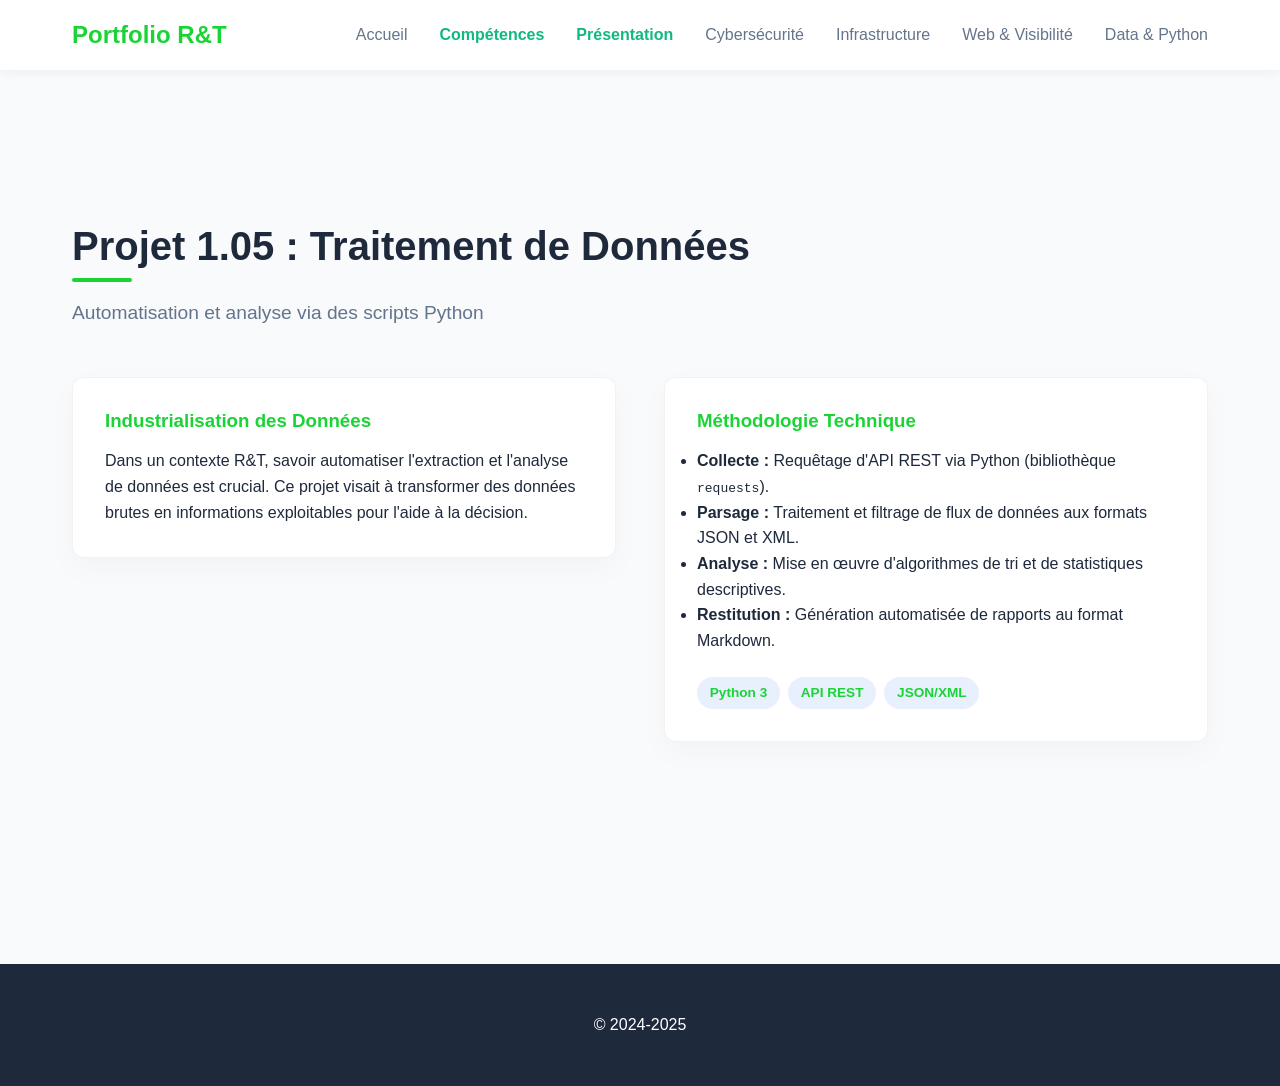
<file: projet-105.html>
<!DOCTYPE html>
<html lang="en">
<head>
    <meta charset="UTF-8">
    <meta name="viewport" content="width=device-width, initial-scale=1.0">
    <title>Projet 105</title>
        <link rel="stylesheet" href="style.css">

</head>
<body>
    <!-- Navigation -->
    <nav>
        <div class="nav-container">
            <div class="logo">Portfolio R&T</div>
            <ul class="nav-links">
                <li><a href="index.html#accueil">Accueil</a></li>
                <li><a href="competences.html" style="font-weight: bold; color: var(--accent-color);">Compétences</a></li>               
                <li><a href="presentation.html" style="font-weight: bold; color: #10b981;">Présentation</a></li>
                <li><a href="projet-101.html">Cybersécurité</a></li>
                <li><a href="projet-102.html">Infrastructure</a></li>
                <li><a href="projet-104.html">Web & Visibilité</a></li>
                <li><a href="projet-105.html">Data & Python</a></li>
            </ul>
        </div>
    </nav>
    <!-- SAÉ 1.05 : Programmation & Data -->
    <section id="projet-105">
        <div class="container">
            <h2 class="section-title">Projet 1.05 : Traitement de Données</h2>
            <p class="section-subtitle">Automatisation et analyse via des scripts Python</p>

            <div class="grid-2">
                <div class="card">
                    <h3>Industrialisation des Données</h3>
                    <p>Dans un contexte R&T, savoir automatiser l'extraction et l'analyse de données est crucial. Ce projet visait à transformer des données brutes en informations exploitables pour l'aide à la décision.</p>
                </div>

                <div class="card">
                    <h3>Méthodologie Technique</h3>
                    <ul class="list-bullet">
                        <li><strong>Collecte :</strong> Requêtage d'API REST via Python (bibliothèque <code>requests</code>).</li>
                        <li><strong>Parsage :</strong> Traitement et filtrage de flux de données aux formats JSON et XML.</li>
                        <li><strong>Analyse :</strong> Mise en œuvre d'algorithmes de tri et de statistiques descriptives.</li>
                        <li><strong>Restitution :</strong> Génération automatisée de rapports au format Markdown.</li>
                    </ul>
                    <div class="tags">
                        <span class="tag">Python 3</span>
                        <span class="tag">API REST</span>
                        <span class="tag">JSON/XML</span>
                    </div>
                </div>
            </div>
        </div>
    </section>
    <footer>
        <div class="container">
            <p>© 2024-2025 </p>
        </div>
    </footer>
</body>

</html>
</file>
<file: style.css>
:root {
            --primary-color: #1ad436;
            --secondary-color: #23c428;
            --accent-color: #10b981;
            --bg-color: #f8fafc;
            --text-main: #1e293b;
            --text-muted: #64748b;
            --card-bg: #ffffff;
            --nav-bg: rgba(255, 255, 255, 0.9);
            --font-family: 'Segoe UI', Roboto, Helvetica, Arial, sans-serif;
            --transition: all 0.3s ease;
        }

        * {
            margin: 0;
            padding: 0;
            box-sizing: border-box;
        }

        body {
            font-family: var(--font-family);
            background-color: var(--bg-color);
            color: var(--text-main);
            line-height: 1.6;
            scroll-behavior: smooth; 
        }

        h1, h2, h3 {
            color: var(--text-main);
            line-height: 1.2;
        }

        a {
            text-decoration: none;
            color: inherit;
        }

        img {
            max-width: 100%;
            height: auto;
            border-radius: 8px;
            display: block;
        }

        nav {
            position: fixed;
            top: 0;
            width: 100%;
            background: var(--nav-bg);
            backdrop-filter: blur(10px);
            box-shadow: 0 2px 10px rgba(0,0,0,0.05);
            z-index: 1000;
        }

        .nav-container {
            max-width: 1200px;
            margin: 0 auto;
            padding: 1rem 2rem;
            display: flex;
            justify-content: space-between;
            align-items: center;
        }

        .logo {
            font-size: 1.5rem;
            font-weight: 700;
            color: var(--primary-color);
        }

        .nav-links {
            display: flex;
            gap: 2rem;
            list-style: none;
        }

        .nav-links a {
            font-weight: 500;
            color: var(--text-muted);
            transition: var(--transition);
            padding: 0.5rem 0;
            position: relative;
        }

        .nav-links a::after {
            content: '';
            position: absolute;
            bottom: 0;
            left: 0;
            width: 0;
            height: 2px;
            background-color: var(--primary-color);
            transition: var(--transition);
        }

        .nav-links a:hover,
        .nav-links a:focus {
            color: var(--primary-color);
        }

        .nav-links a:hover::after {
            width: 100%;
        }

        .container {
            max-width: 1200px;
            margin: 0 auto;
            padding: 0 2rem;
        }

        section {
            min-height: 100vh;
            padding: 8rem 0 4rem;
            display: flex;
            flex-direction: column;
            justify-content: center;
        }

        .section-title {
            font-size: 2.5rem;
            margin-bottom: 1rem;
            position: relative;
            display: inline-block;
        }

        .section-title::after {
            content: '';
            display: block;
            width: 60px;
            height: 4px;
            background-color: var(--primary-color);
            margin-top: 0.5rem;
            border-radius: 2px;
        }

        .section-subtitle {
            font-size: 1.2rem;
            color: var(--text-muted);
            margin-bottom: 3rem;
        }
        #accueil {
            background: linear-gradient(135deg, rgba(37, 99, 235, 0.1) 0%, rgba(16, 185, 129, 0.1) 100%);
            text-align: center;
            align-items: center;
        }

        .hero-content h1 {
            font-size: clamp(3rem, 5vw, 4.5rem);
            margin-bottom: 1rem;
            color: var(--primary-color);
        }

        .hero-content p {
            font-size: clamp(1.2rem, 2vw, 1.5rem);
            color: var(--text-muted);
            max-width: 600px;
            margin: 0 auto 2rem;
        }

        .btn {
            display: inline-block;
            background-color: var(--primary-color);
            color: white;
            padding: 1rem 2rem;
            border-radius: 50px;
            font-weight: 600;
            transition: var(--transition);
            box-shadow: 0 4px 15px rgba(37, 99, 235, 0.3);
        }

        .btn:hover {
            background-color: var(--secondary-color);
            transform: translateY(-2px);
            box-shadow: 0 6px 20px rgba(37, 99, 235, 0.4);
        }

        .grid-2 {
            display: grid;
            grid-template-columns: 1fr 1fr;
            gap: 3rem;
            align-items: start;
        }

        .card {
            background: var(--card-bg);
            padding: 2rem;
            border-radius: 12px;
            box-shadow: 0 10px 30px rgba(0,0,0,0.03);
            border: 1px solid rgba(0,0,0,0.05);
            transition: var(--transition);
        }

        .card:hover {
            transform: translateY(-5px);
            box-shadow: 0 15px 35px rgba(0,0,0,0.06);
        }

        .card h3 {
            color: var(--primary-color);
            margin-bottom: 1rem;
            display: flex;
            align-items: center;
            gap: 0.5rem;
        }

        .tags {
            display: flex;
            flex-wrap: wrap;
            gap: 0.5rem;
            margin-top: 1.5rem;
        }

        .tag {
            background: rgba(37, 99, 235, 0.1);
            color: var(--primary-color);
            padding: 0.3rem 0.8rem;
            border-radius: 20px;
            font-size: 0.85rem;
            font-weight: 600;
        }

        .task-table {
            width: 100%;
            border-collapse: collapse;
            margin-top: 1.5rem;
            background: var(--card-bg);
            border-radius: 8px;
            overflow: hidden;
        }

        .task-table th, .task-table td {
            padding: 1rem;
            text-align: left;
            border-bottom: 1px solid #e2e8f0;
        }

        .task-table th {
            background-color: #f1f5f9;
            font-weight: 600;
            color: var(--primary-color);
        }

        .task-table tr:last-child td {
            border-bottom: none;
        }

        .project-images {
            display: flex;
            flex-direction: column;
            gap: 2rem;
        }

        .img-wrapper {
            background: var(--card-bg);
            padding: 1rem;
            border-radius: 12px;
            box-shadow: 0 4px 15px rgba(0,0,0,0.05);
        }

        .img-wrapper figcaption {
            text-align: center;
            margin-top: 1rem;
            font-size: 0.9rem;
            font-style: italic;
            color: var(--text-muted);
        }

        footer {
            background-color: var(--text-main);
            color: white;
            text-align: center;
            padding: 3rem 2rem;
            margin-top: 4rem;
        }

        @media (max-width: 992px) {
            .grid-2 {
                grid-template-columns: 1fr;
            }
            
            section {
                padding: 6rem 0 3rem;
            }
        }

        @media (max-width: 768px) {
            .nav-container {
                flex-direction: column;
                gap: 1rem;
            }

            .nav-links {
                flex-wrap: wrap;
                justify-content: center;
                gap: 1rem;
            }

            .task-table {
                display: block;
                overflow-x: auto;
                white-space: nowrap;
            }
        }
</file>
